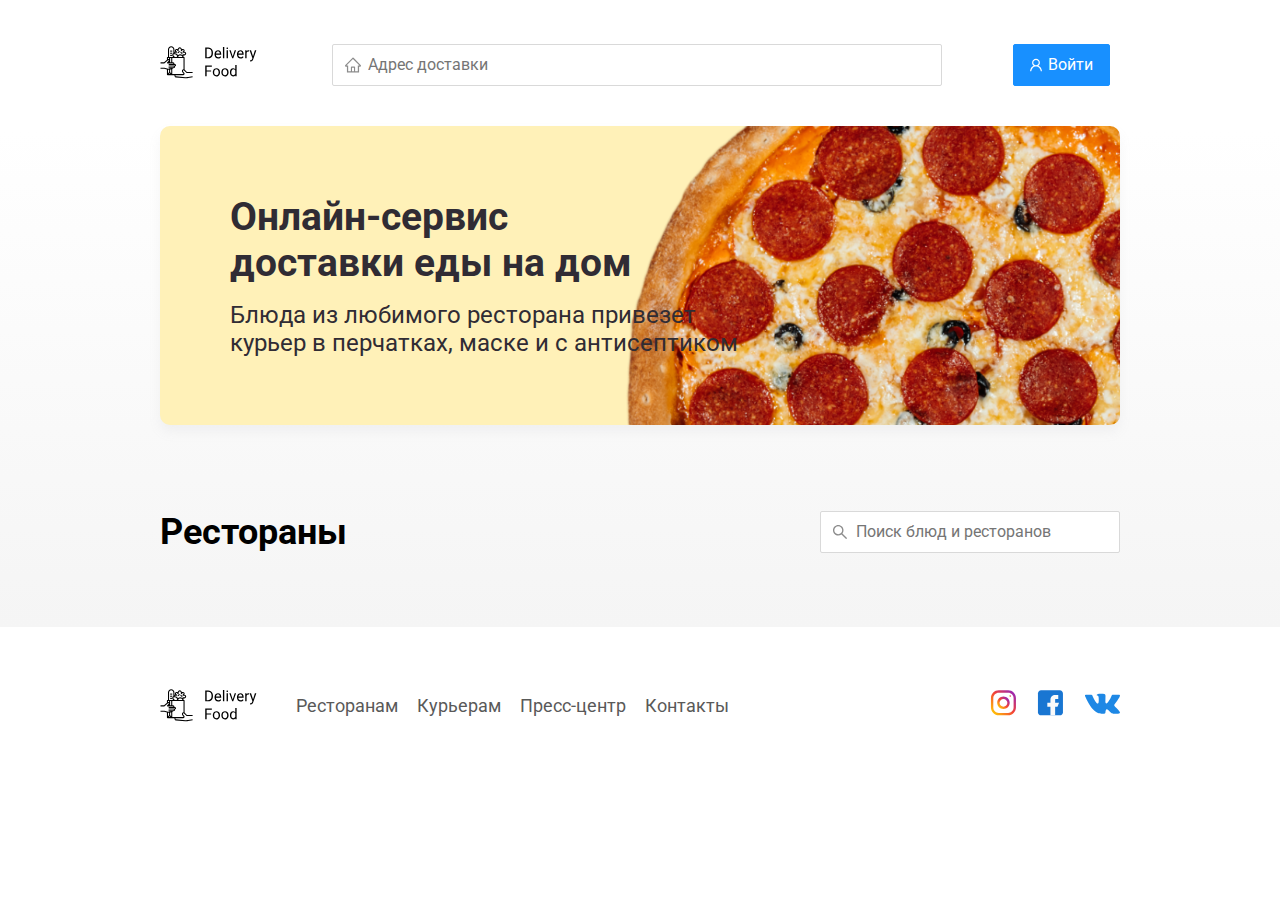
<file: index.html>
<!DOCTYPE html>
<html lang="ru">
  <head>
    <meta charset="UTF-8" />
    <meta http-equiv="X-UA-Compatible" content="IE=edge" />
    <meta name="viewport" content="width=device-width, initial-scale=1.0" />
    <link rel="stylesheet" href="css/style.css" />
    <link rel="preconnect" href="https://fonts.googleapis.com" />
    <link rel="preconnect" href="https://fonts.gstatic.com" crossorigin />
    <link
      href="https://fonts.googleapis.com/css2?family=Roboto:wght@400;700&display=swap"
      rel="stylesheet"
    />
    <link rel="stylesheet" href="css\normalize.css" />
    <link rel="stylesheet" href="css\animate.compat.css" />
    <script src="js/partners.js" defer></script>
    <script src="js/cart.js" defer></script>
    <title>Delivery Food</title>
  </head>
  <body>
    <div class="container">
      <header class="header">
        <a href="index.html" class="logo">
          <img src="img\logo.svg" alt="Logo" class="logo" />
        </a>
        <input
          type="text"
          class="input input-address"
          placeholder="Адрес доставки"
        />
        <div class="buttons">
          <span class="user-name"></span>
          <button class="button button-primary button-auth" id="auth-button">
            <!-- <img src="img/user.svg" alt="User" class="button-icon" /> -->
            <span class="button-auth-svg"></span>
            <span class="button-text">Войти</span>
          </button>
          <button class="button button-cart" id="cart-button" style="display: none;">
            <!-- <img
              src="img/shopping-card.svg"
              alt="Shopping card"
              class="button-icon"
            /> -->
            <span class="button-cart-svg"></span>
            <span class="button-text">Корзина</span>
          </button>
          <button class="button button-primary button-out">
            <span class="button-text">Выйти</span>
            <span class="button-out-svg"></span>
          </button>
        </div>
      </header>
    </div>
    <!-- /.container -->

    <main class="main">
      <div class="container">
        <section class="promo">
          <h1 class="promo-title">Онлайн-сервис <br />доставки еды на дом</h1>
          <p class="promo-text">
            Блюда из любимого ресторана привезет курьер в перчатках, маске и с
            антисептиком
          </p>
        </section>

        <sectiom class="restaurants">
          <div class="section-heading">
            <h2 class="section-title">Рестораны</h2>
            <input
              type="text"
              class="input input-search"
              placeholder="Поиск блюд и ресторанов"
            />
          </div>
          <div class="cards cards-restaurants"></div>
          <!-- /.cards -->
        </sectiom>
      </div>
      <!-- /.container -->
    </main>

    <footer class="footer">
      <div class="container">
        <div class="footer-block">
          <img src="img/logo.svg" alt="Logo" class="logo footer-logo" />
          <nav class="footer-nav">
            <a href="#" class="footer-link">Ресторанам </a>
            <a href="#" class="footer-link">Курьерам</a>
            <a href="#" class="footer-link">Пресс-центр</a>
            <a href="#" class="footer-link">Контакты</a>
          </nav>
          <div class="social-links">
            <a href="#" class="social-link"
              ><img src="img/instagram.svg" alt="Instagram"
            /></a>
            <a href="#" class="social-link"
              ><img src="img/fb.svg" alt="Facebook"
            /></a>
            <a href="#" class="social-link"
              ><img src="img/vk.svg" alt="VK"
            /></a>
          </div>
          <!-- /.social-links -->
        </div>
        <!-- /.footer-block -->
      </div>
      <!-- /.container -->
    </footer>

    <div class="modal modal-cart">
      <div class="modal-dialog">
        <div class="modal-header">
          <h3 class="modal-title">Корзина</h3>
          <button class="close close-cart">&times;</button>
        </div>
        <!-- /.modal-header -->
        <div class="modal-body">
        </div>
        <!-- /.modal-body -->
        <div class="modal-footer">
          <span class="modal-pricetag">0 ₽</span>
          <div class="footer-buttons">
            <button class="button button-primary">Оформить заказ</button>
            <button class="button">Отмена</button>
          </div>
        </div>
        <!-- /.modal-footer -->
      </div>
      <!-- /.modal-dialog -->
    </div>
    <div class="modal modal-auth">
      <div class="modal-dialog modal-dialog-auth">
        <button class="close close-auth">&times;</button>
        <form id="logInForm">
          <fieldset class="modal-body modal-body-auth">
            <legend class="modal-title">Авторизация</legend>
            <label class="label-auth">
              <span>Логин</span>
              <input id="login" type="text" />
            </label>
            <label class="label-auth">
              <span>Пароль</span>
              <input id="password" type="password" />
            </label>
          </fieldset>
          <!-- /.modal-body -->
          <div class="modal-footer modal-footer-auth">
            <div class="footer-buttons">
              <button class="button button-primary button-login" type="submit">
                Войти
              </button>
            </div>
          </div>
        </form>
        <!-- /.modal-footer -->
      </div>
      <!-- /.modal-dialog -->
    </div>
    <script src="js/wow.min.js"></script>
    <script src="js/auth.js"></script>
  </body>
</html>
</file>
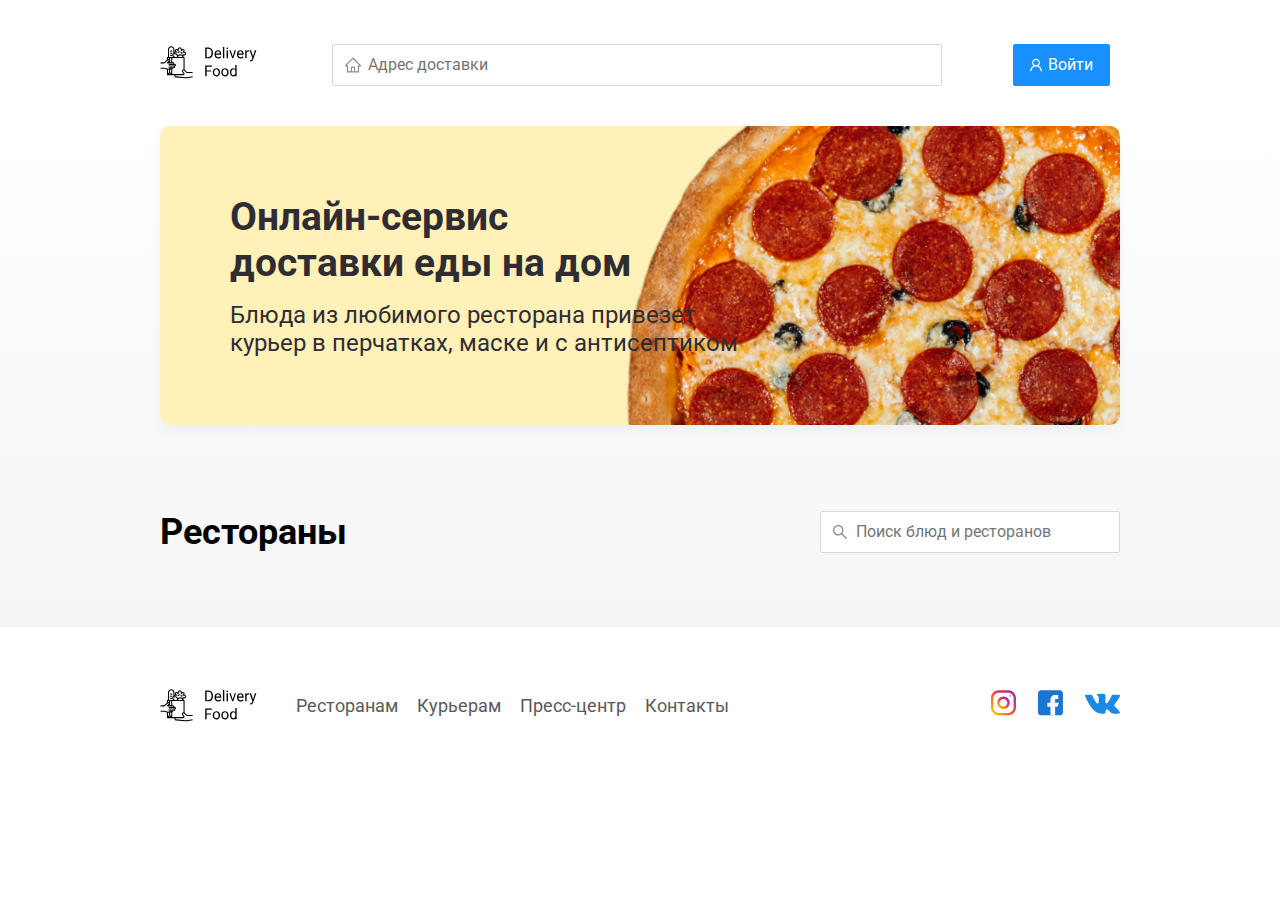
<file: restaurant.html>
<!DOCTYPE html>
<html lang="ru">
  <head>
    <meta charset="UTF-8" />
    <meta http-equiv="X-UA-Compatible" content="IE=edge" />
    <meta name="viewport" content="width=device-width, initial-scale=1.0" />
    <link rel="stylesheet" href="css/style.css" />
    <link rel="preconnect" href="https://fonts.googleapis.com" />
    <link rel="preconnect" href="https://fonts.gstatic.com" crossorigin />
    <link
      href="https://fonts.googleapis.com/css2?family=Roboto:wght@400;700&display=swap"
      rel="stylesheet"
    />
    <link rel="stylesheet" href="css\normalize.css" />
    <link rel="stylesheet" href="css\animate.compat.css" />
    <script src='js/menu.js' defer></script>
    <script src='js/cart.js' defer></script>
    <title>PizzaBurger - доставка еды на дом</title>
  </head>
  <body>
    <div class="container">
      <header class="header">
        <a href="index.html" class="logo">
          <img src="img\logo.svg" alt="Logo" class="logo" />
        </a>
        <input
          type="text"
          class="input input-address"
          placeholder="Адрес доставки"
        />
        <div class="buttons">
          <span class="user-name"></span>
          <button class="button button-primary button-auth" id="auth-button">
            <!-- <img src="img/user.svg" alt="User" class="button-icon" /> -->
            <span class="button-auth-svg"></span>
            <span class="button-text">Войти</span>
          </button>
          <button class="button button-cart" id="cart-button" style="display: none;">
            <!-- <img
              src="img/shopping-card.svg"
              alt="Shopping card"
              class="button-icon"
            /> -->
            <span class="button-cart-svg"></span>
            <span class="button-text">Корзина</span>
          </button>
          <button class="button button-primary button-out">
            <span class="button-text">Выйти</span>
            <span class="button-out-svg"></span>
          </button>
        </div>
      </header>
    </div>
    <!-- /.container -->

    <main class="main">
      <div class="container">
        <sectiom class="restaurants">
          <div class="section-heading">
          </div>
          <div class="cards cards-menu">
          </div>
          <!-- /.cards -->
        </sectiom>
      </div>
      <!-- /.container -->
    </main>

    <footer class="footer">
      <div class="container">
        <div class="footer-block">
          <img src="img/logo.svg" alt="Logo" class="logo footer-logo" />
          <nav class="footer-nav">
            <a href="#" class="footer-link">Ресторанам </a>
            <a href="#" class="footer-link">Курьерам</a>
            <a href="#" class="footer-link">Пресс-центр</a>
            <a href="#" class="footer-link">Контакты</a>
          </nav>
          <div class="social-links">
            <a href="#" class="social-link"
              ><img src="img/instagram.svg" alt="Instagram"
            /></a>
            <a href="#" class="social-link"
              ><img src="img/fb.svg" alt="Facebook"
            /></a>
            <a href="#" class="social-link"
              ><img src="img/vk.svg" alt="VK"
            /></a>
          </div>
          <!-- /.social-links -->
        </div>
        <!-- /.footer-block -->
      </div>
      <!-- /.container -->
    </footer>

    <div class="modal modal-cart">
      <div class="modal-dialog">
        <div class="modal-header">
          <h3 class="modal-title">Корзина</h3>
          <button class="close close-cart">&times;</button>
        </div>
        <!-- /.modal-header -->
        <div class="modal-body">
        </div>
        <!-- /.modal-body -->
        <div class="modal-footer">
          <span class="modal-pricetag">0 ₽</span>
          <div class="footer-buttons">
            <button class="button button-primary">Оформить заказ</button>
            <button class="button">Отмена</button>
          </div>
        </div>
        <!-- /.modal-footer -->
      </div>
      <!-- /.modal-dialog -->
    </div>
    <div class="modal modal-auth">
      <div class="modal-dialog modal-dialog-auth">
        <button class="close close-auth">&times;</button>
        <form id="logInForm">
          <fieldset class="modal-body modal-body-auth">
            <legend class="modal-title">Авторизация</legend>
            <label class="label-auth">
              <span>Логин</span>
              <input id="login" type="text">
            </label>
            <label class="label-auth">
              <span>Пароль</span>
              <input id="password" type="password">
            </label>
          </fieldset>
          <!-- /.modal-body -->
          <div class="modal-footer modal-footer-auth">
            <div class="footer-buttons">
              <button class="button button-primary button-login" type="submit">Войти</button>
            </div>
          </div>
        </form>
        <!-- /.modal-footer -->
      </div>
      <!-- /.modal-dialog -->
    </div>
    <script src="js/wow.min.js"></script>
    <script src="js/auth.js"></script>
  </body>
</html>
</file>
<file: css/style.css>
* {
  box-sizing: border-box;
}
body {
  font-family: 'Roboto', sans-serif;
  padding-top: 44px;
}
.container {
  max-width: 1200px;
  margin: auto;
}
.header {
  display: flex;
  align-items: center;
  justify-content: space-between;
  margin-bottom: 40px;
}
.input {
  background: #FFFFFF;
  border: 1px solid #D9D9D9;
  border-radius: 2px;
  font-size: 16px;
  line-height: 24px;
  padding: 8px;
  padding-left: 35px;
  background-repeat: no-repeat;
  background-position: left 11px center;
}
.input-address {
  flex: 0.8;
  background-image: url(../img/home.svg);
}
.input-search {
  width: 300px;
  background-image: url(../img/search.svg);
  margin-left: auto;
}
.buttons{
  display: flex;
  align-items: center;
}
.user-name {
  display: none;
  margin-right: 20px;
  font-weight: bold;
  font-size: 18px;
}
.button {
  display: flex;
  align-items: center;
  padding: 8px 16px;
  background: #FFFFFF;
  border: 1px solid #D9D9D9;
  box-sizing: border-box;
  box-shadow: 0px 0px 2px rgba(0, 0, 0, 0.0015);
  border-radius: 2px;
  color: #595959;
  font-size: 16px;
  line-height: 24px;
}
.button:hover {
  cursor: pointer;
  background: #1890ff;
  border: 1px solid #1890ff;
  color: #fff;
}
.button-primary {
  background: #1890FF;
  border: 1px solid #1890FF;
  color: #fff;
  margin-right: 10px;
}
.button-primary:hover {
  cursor: pointer;
  background: #ffffff;
  border: 1px solid #d9d9d9;
  color: #595959;
}
.button-auth {
  background-position: 20px 13px;
}
.button-primary .button-auth-svg {
  width: 12px;
  height: 24px;
  margin-right: 6px;
  background-color: #fff;
  /* -webkit-mask: url("../img/user.svg") no-repeat 50% 50%; */
  mask: url("../img/user.svg") no-repeat 50% 50%;
  background-repeat: no-repeat;
}

.button-primary:hover .button-auth-svg {
  background-color: #595959;
}
.counter-button:hover {
  background: #40a9ff;
  border: 1px solid #ffffff;
  color: #ffffff;
}
.button-out {
  display: none;
  margin: 0 5px;
}
.button-icon {
  margin-right: 6px;
}
.button-cart-text {
  margin-right: 4px;
}
.button .button-cart-svg {
  width: 15px;
  height: 24px;
  margin-right: 6px;
  background-color: #595959;
  /* -webkit-mask: url("../img/icon/shopping-cart.svg") no-repeat 50% 50%; */
  mask: url("../img/shopping-cart.svg") no-repeat 50% 50%;
  background-repeat: no-repeat;
}

.button-primary .button-cart-svg {
  background-color: #fff;
}

.button:hover .button-cart-svg {
  background-color: #fff;
}

.button-primary:hover .button-cart-svg {
  background-color: #595959;
}
.promo {
  box-shadow: 0px 7px 12px rgba(158, 158, 163, 0.1);
  background: #FFF1B8 url(../img/promo-img.webp) no-repeat top -100px right -170px/ 760px;
  border-radius: 10px;
  padding: 68px 70px;
  margin-bottom: 56px;
  /* filter: drop-shadow(0px 7px 12px rgba(158, 158, 163, 0.1)); */
}
.promo-title {
  font-style: normal;
  font-weight: 700;
  font-size: 39px;
  line-height: 46px;
  color: #302C34;
  margin-top: 0;
  margin-bottom: 15px;
}
.promo-text {
  font-style: normal;
  font-weight: 400;
  font-size: 24px;
  line-height: 28px;
  color: #302C34;
  max-width: 538px;
  margin: 0;
}
.main {
  background: linear-gradient(180deg, rgba(245, 245, 245, 0) 1.04%, #F5F5F5 100%);
}
.section-heading {
  display: flex;
  align-items: center;
  /* justify-content: space-between; */
  margin-bottom: 44px;
}
.section-title {
  font-style: normal;
  font-weight: 700;
  font-size: 36px;
  line-height: 42px;
  color: #000000;
  /* margin: 0; */
  margin-right: 30px;
}
.cards {
  display: flex;
  align-items: flex-start;
  justify-content: space-between;
  flex-wrap: wrap;
}
.card {
  background: #FFFFFF;
  box-shadow: 0px 4px 12px rgba(0, 0, 0, 0.05);
  border-radius: 7px;
  overflow: hidden;
  margin-bottom: 30px;
  flex-basis: 31%;
  text-decoration: none;
}
.card-image {
  width: 384px;
  height: 250px;
  object-fit: cover;
}
.card-text {
  padding-top: 20px;
  padding-bottom: 35px;
  padding-left: 23px;
  padding-right: 23px;
}
.card-heading {
  display: flex;
  align-items: center;
  justify-content: space-between;
  margin-bottom: 10px;
}
.card-title {
  margin: 0;
  font-style: normal;
  font-weight: 700;
  font-size: 24px;
  line-height: 32px;
  color: #000000;
  text-overflow: ellipsis;
  overflow: hidden;
  white-space: nowrap;
  max-width: 260px;
}
.card-title-reg {
  max-width: 337px;
  font-weight: 400;
}
.card-tag {
  font-style: normal;
  font-weight: 400;
  font-size: 12px;
  line-height: 20px;
  color: #FFFFFF;
  background: #262626;
  border-radius: 2px;
  padding: 1px 8px;
}
.card-info {
  display: flex;
  align-items: center;
  flex-wrap: wrap;
}
.card-buttons {
  display: flex;
  align-items: center;
  margin-top: 24px;
}
.card-price-bold {
  font-style: normal;
  font-weight: 700;
  font-size: 20px;
  line-height: 32px;
  margin-left: 30px;
}
.rating {
  margin-right: 26px;
  font-style: normal;
  font-weight: 700;
  font-size: 18px;
  line-height: 32px;
  color: #FFC107;
}
.price, 
.category {
  font-style: normal;
  font-weight: 400;
  font-size: 18px;
  line-height: 32px;
  color: #8C8C8C;
}
.price {
  margin-right: 10px;
}
.ingredients {
  position: relative ;
  font-style: normal;
  font-weight: 400;
  font-size: 18px;
  line-height: 21px;
  color: #8C8C8C;
  text-overflow: ellipsis;
  overflow: hidden;
  white-space: nowrap;
  max-width: 100%;
}
.category {
  text-overflow: ellipsis;
  overflow: hidden;
  white-space: nowrap;
  max-width: 150px;
}
.price:after {
  content: "";
  width: 5px;
  height: 5px;
  background-color: #8C8C8C;
  display: inline-block;
  vertical-align: middle;
  border-radius: 50%;
  margin-left: 10px;
}
.footer {
  padding: 60px 0;
}
.footer-block {
  display: flex;
  align-items: center;
  justify-content: space-between;
}
.footer-nav {
  margin-left: 35px;
  margin-right: auto;
}
.footer-link {
  display: inline-block;
  font-style: normal;
  font-weight: 400;
  font-size: 18px;
  line-height: 21px;
  color: #595959;
  text-decoration: none;
}
.footer-link:not(:last-child) {
  margin-right: 15px;
}
.social-links {
  display: flex;
  align-items: center;
}
.social-link:not(:last-child) {
  margin-right: 21px;
}

.modal {
  position: fixed;
  left: 0;
  top: 0;
  width: 100%;
  height: 100%;
  background: rgba(0, 0, 0, 0.4);
  display: none;
}
.is-open{
  display: flex;
}
.modal-dialog {
  margin: auto;
  max-width: 780px;
  width: 95%;
  /* min-height: 552px; */
  background: #FFFFFF;
  border-radius: 5px;
  padding: 40px 45px;
}
.modal-dialog-auth {
  width: auto;
  position: relative;
}
.modal-header {
  display: flex;
  align-items: center;
  justify-content: space-between;
  margin-bottom: 45px;
}
.modal-title {
  margin: 0;
  font-style: normal;
  font-weight: 700;
  font-size: 36px;
  line-height: 42px;
  color: #000000;
}
.close {
  font-size: 36px;
  border: none;
  background-color: transparent;
}
.close-auth {
  position: absolute;
  top: 10px;
  right: 20px;
}
.modal-body {
  margin-bottom: 52px;
}
.modal-body-auth {
  margin-bottom: 22px;
}
.label-auth {
  display: block;
  margin: 30px;
}
.label-auth span {
  width: 80px;
  display: inline-block;
}
.food-row {
  display: flex;
  align-items: flex-start;
  justify-content: space-between;
  padding-bottom: 8px;
  border-bottom: 1px solid #D9D9D9;
  margin-bottom: 15px;
}
.food-name {
  font-style: normal;
  font-weight: 400;
  font-size: 18px;
  line-height: 32px;
}
.food-price {
  margin-left: auto;
  margin-right: 47px;
  font-style: normal;
  font-weight: 700;
  font-size: 20px;
  line-height: 32px;
}
.food-counter {
  display: flex;
  align-items: center;
}
.counter-button {
  display: flex;
  align-items: center;
  justify-content: center;
  width: 39px;
  height: 32px;
  background: #FFFFFF;
  border: 1px solid #40A9FF;
  box-sizing: border-box;
  border-radius: 2px;
  font-style: normal;
  font-weight: 400;
  font-size: 14px;
  line-height: 22px;
  color: #40A9FF;
}
.counter {
  font-style: normal;
  font-weight: 400;
  font-size: 16px;
  line-height: 24px;
  margin-left: 10px;
  margin-right: 10px;
}
.modal-footer {
  display: flex;
  align-items: center;
  justify-content: space-between;
}
.modal-footer-auth {
  justify-content: center;
}
.footer-buttons {
  display: flex;
  align-items: center;
}
.modal-pricetag {
  background: #262626;
  border-radius: 5px;
  font-weight: 700;
  font-size: 20px;
  line-height: 23px;
  color: #FAFAFA;
  padding: 15px 20px;
}

@media (max-width: 1366px) {
  .container {
    max-width: 960px;
  }
  .promo {
    background-size: 700px;
  }
  .rating {
    margin-right: 15px;
  }
  .category, .price {
    font-size: 14px;
  }
}
@media (max-width: 992px) {
  .container {
    max-width: 750px;
  }
  .promo {
    padding: 50px;
    background-size: 450px;
  }
  .promo-text {
    font-size: 18px;
    max-width: 400px;
  }
  .card {
    flex-basis: 49%;
  }
  .footer-link {
    font-size: 16px;
  }
}
@media (max-width: 768px) {
  .container {
    max-width: 560px;
  }
  .button {
   font-size: 12px;
  }
  .card-info {
    flex-wrap: wrap;
  }
  .card .rating {
    flex-basis: 100%;
  }
  .card-title {
    font-size: 18px;
  }
  .promo {
    background-size: 300px;
    background-position: bottom right -150px;
  }
  .promo-title {
    font-size: 24px;
    line-height: 1.4;
    margin-bottom: 10px;
  }
  .category {
    max-width: 130px;
  }
}
@media (max-width: 578px) {
  .container {
    width: 90%;
  }
  .header {
    flex-wrap: wrap;
  }
  .input-address {
    margin-top: 15px;
    order: 5;
    flex: 1;
  }
  .promo {
    background-image: none;
  }
  .promo-title {
    margin-bottom: 10px;
  }
  .section-title {
    font-size: 20px
  }
  .card {
    flex-basis: 100%;
  }
  .card-image {
    width: 100%;
  }
  .footer {
    padding: 30px;
  }
  .footer-block {
    align-items: flex-start;
    justify-content: space-between;
  }
  .footer-nav {
    margin-left: 0;
    margin-right: 0;
    order: 0;
    display: flex;
    flex-direction: column;
  }
  .footer-logo {
    margin-right: 15px;
    order: 1;
  }
  .social-links {
    order: 2;
  }
}
@media (max-width: 480px) {
  .button-text {
    display: none;
  }
  .button-icon {
    margin: 0;
  }
  .button {
    min-height: 40px;
  }
  .promo {
    padding: 20px;
  }
  .section-heading {
    flex-wrap: wrap;
  }
  .footer-block {
    flex-wrap: wrap;
    flex-direction: column;
    align-items: center;
  }
  .footer-logo {
    order: 0;
    margin-bottom: 20px;
  }
  .footer-nav {
    margin-bottom: 20px;
    text-align: center;
  }
  .footer-link.footer-link:not(:last-child) {
    margin-right: 0;
  }
}
</file>
